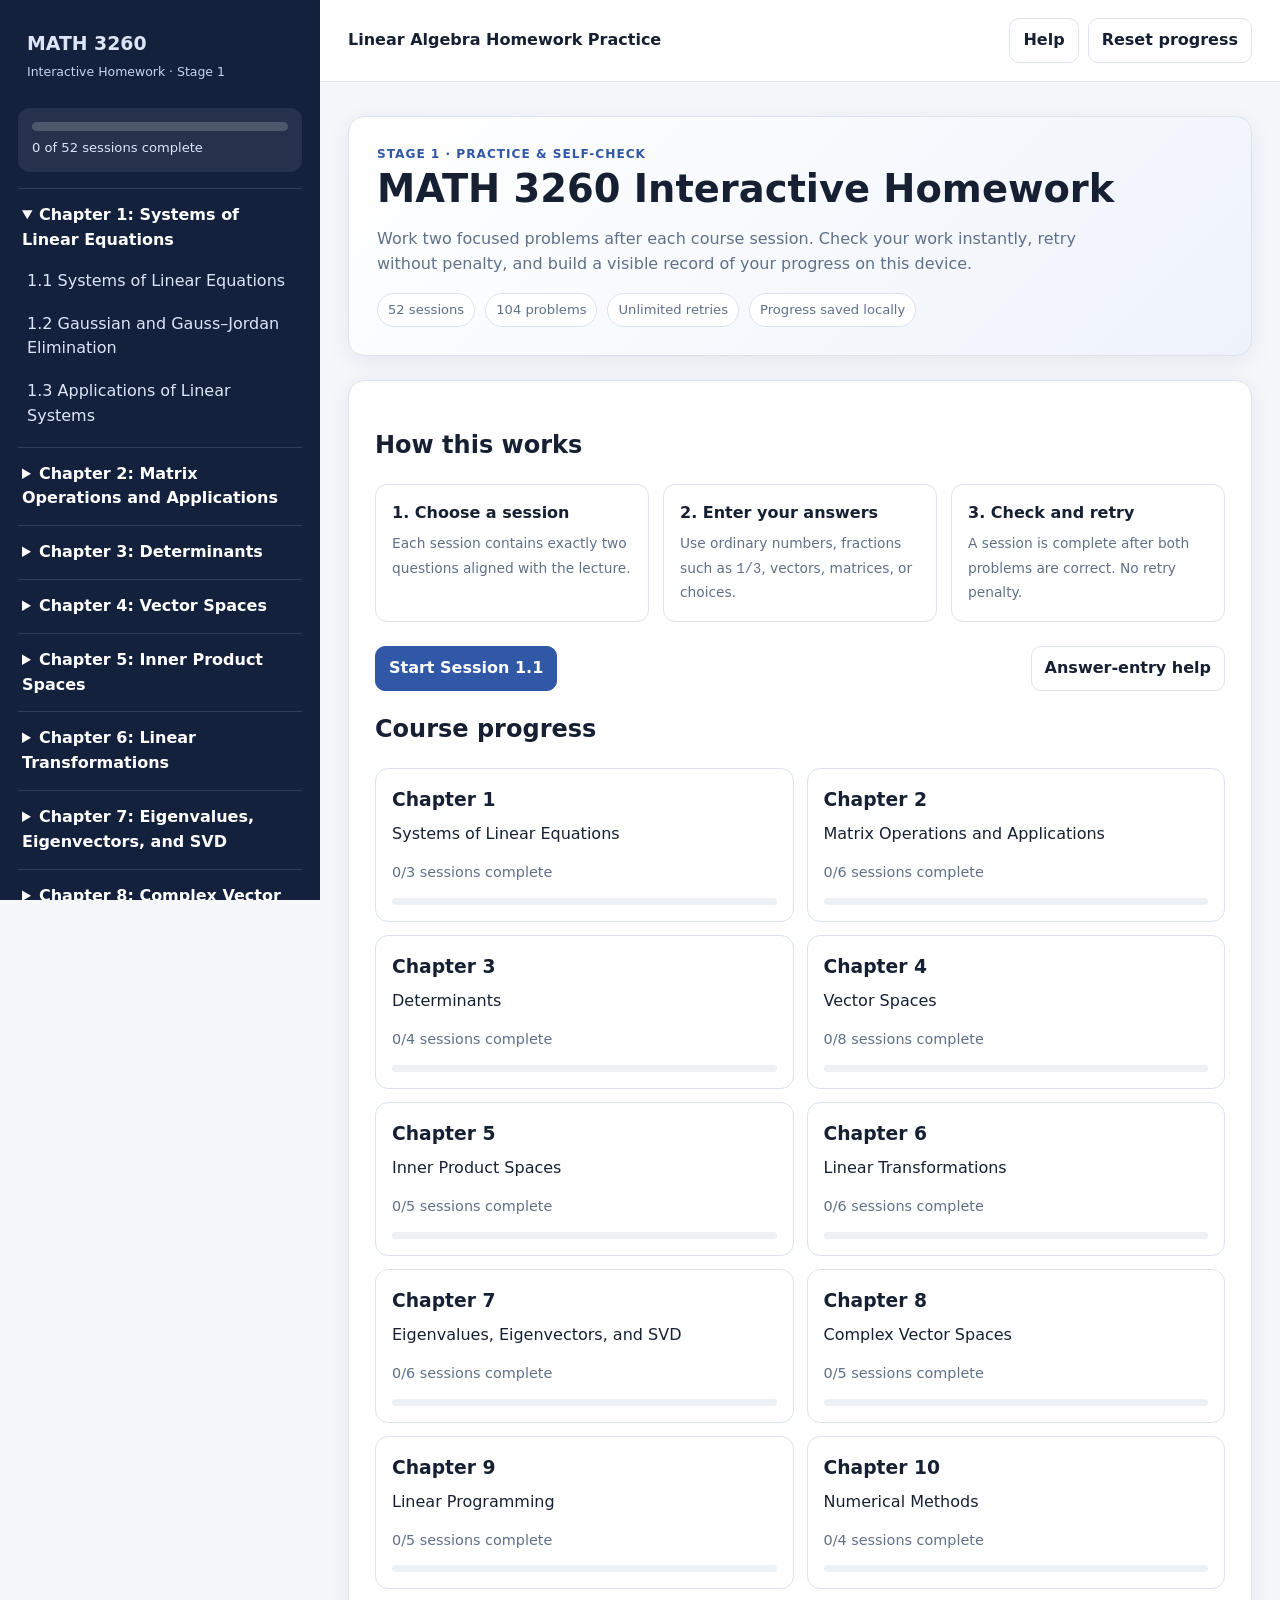
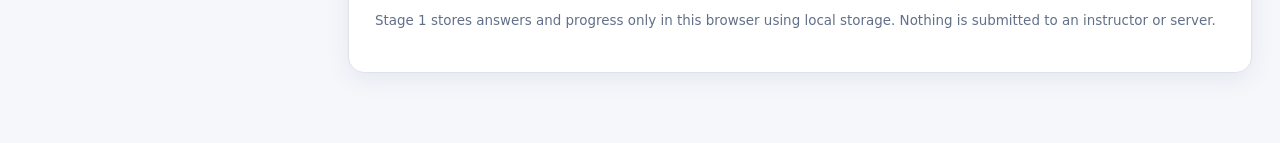
<file: index.html>
<!doctype html>
<html lang="en">
<head>
  <meta charset="utf-8">
  <meta name="viewport" content="width=device-width,initial-scale=1">
  <meta name="description" content="MATH 3260 Linear Algebra interactive homework practice with instant grading.">
  <title>MATH 3260 Interactive Homework</title>
  <link rel="stylesheet" href="assets/styles.css?v=20260915-renderfix">
  <script>
    window.MathJax = {
      tex: {
        inlineMath: [["$", "$"], ["\\(", "\\)"]],
        displayMath: [["$$", "$$"], ["\\[", "\\]"]],
        processEscapes: true
      },
      svg: { fontCache: "local" },
      options: { skipHtmlTags: ["script", "noscript", "style", "textarea", "pre", "code"] }
    };
  </script>
  <!-- MathJax is bundled locally so mathematical notation does not depend on a CDN. -->
  <script src="assets/vendor/mathjax/tex-svg-full.js?v=20260915-renderfix"></script>
</head>
<body>
<div class="app">
  <aside class="sidebar">
    <button id="homeLogo" class="session-link home-logo" aria-label="Course home">
      <span class="brand">MATH 3260<small>Interactive Homework · Stage 1</small></span>
    </button>
    <div class="sidebar-progress">
      <div class="progress-track"><div id="sideProgress" class="progress-fill"></div></div>
      <div id="sideProgressLabel" class="progress-label"></div>
    </div>
    <nav id="chapterNav" class="chapter-nav" aria-label="Course sessions"></nav>
  </aside>

  <main class="main">
    <header class="topbar">
      <div class="topbar-title">Linear Algebra Homework Practice</div>
      <select id="mobileSelect" class="btn mobile-select" aria-label="Jump to session"></select>
      <div class="top-actions">
        <button id="helpBtn" class="btn">Help</button>
        <button id="resetBtn" class="btn">Reset progress</button>
      </div>
    </header>

    <div class="content">
      <div id="mathStatus" class="math-status" role="alert" hidden></div>
      <div id="globalHelp" class="help-panel">
        <strong>Answer-entry help</strong>
        <p>Numbers may be entered as decimals or fractions (for example <code>1/3</code>). Expressions such as <code>pi/4</code> and <code>sqrt(2)</code> are accepted. Complex numbers may be entered as <code>3-2i</code>. For vectors and matrices, enter one component per box.</p>
        <p><strong>Stage 1 note:</strong> this is a browser-only practice system. It does not send grades to the instructor.</p>
      </div>
      <div id="content"></div>
    </div>
  </main>
</div>

<script src="assets/questions.js?v=20260915-renderfix"></script>
<script src="assets/grader.js?v=20260915-renderfix"></script>
<script src="assets/app.js?v=20260915-renderfix"></script>
</body>
</html>
</file>
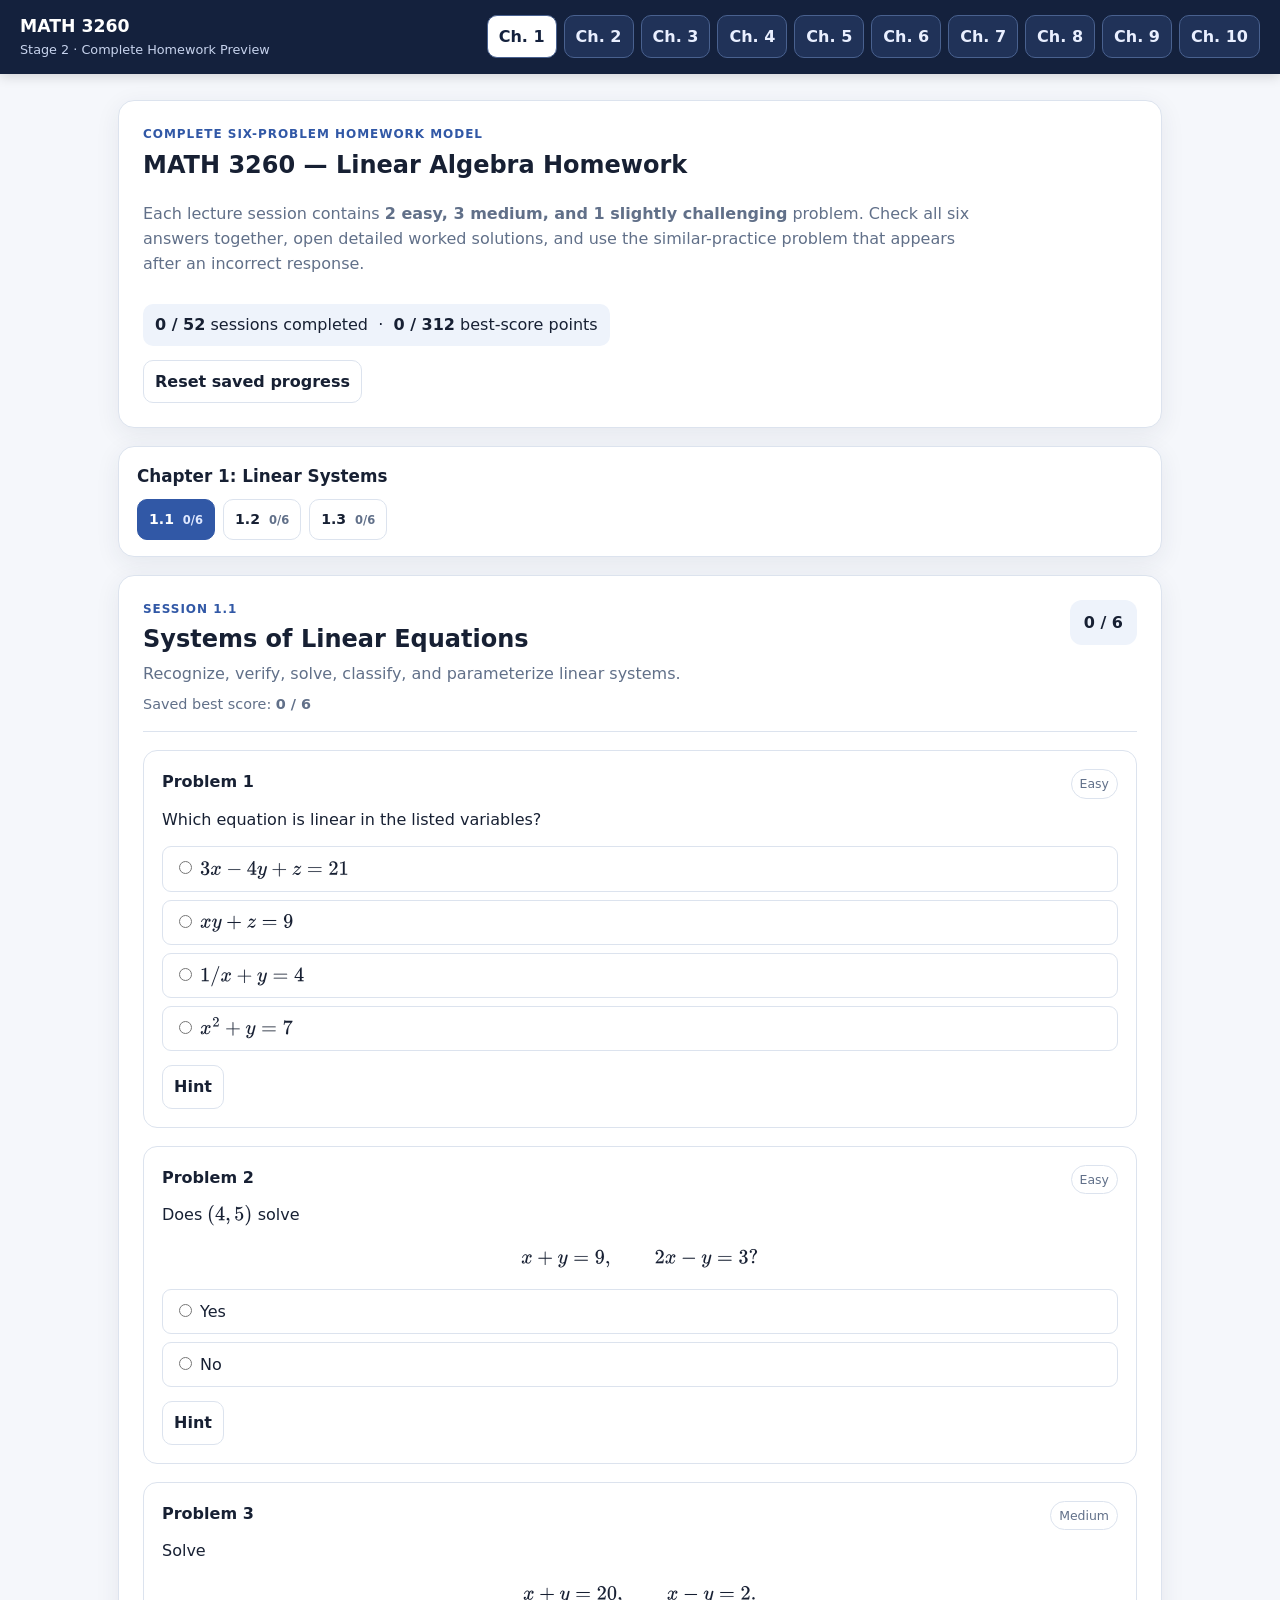
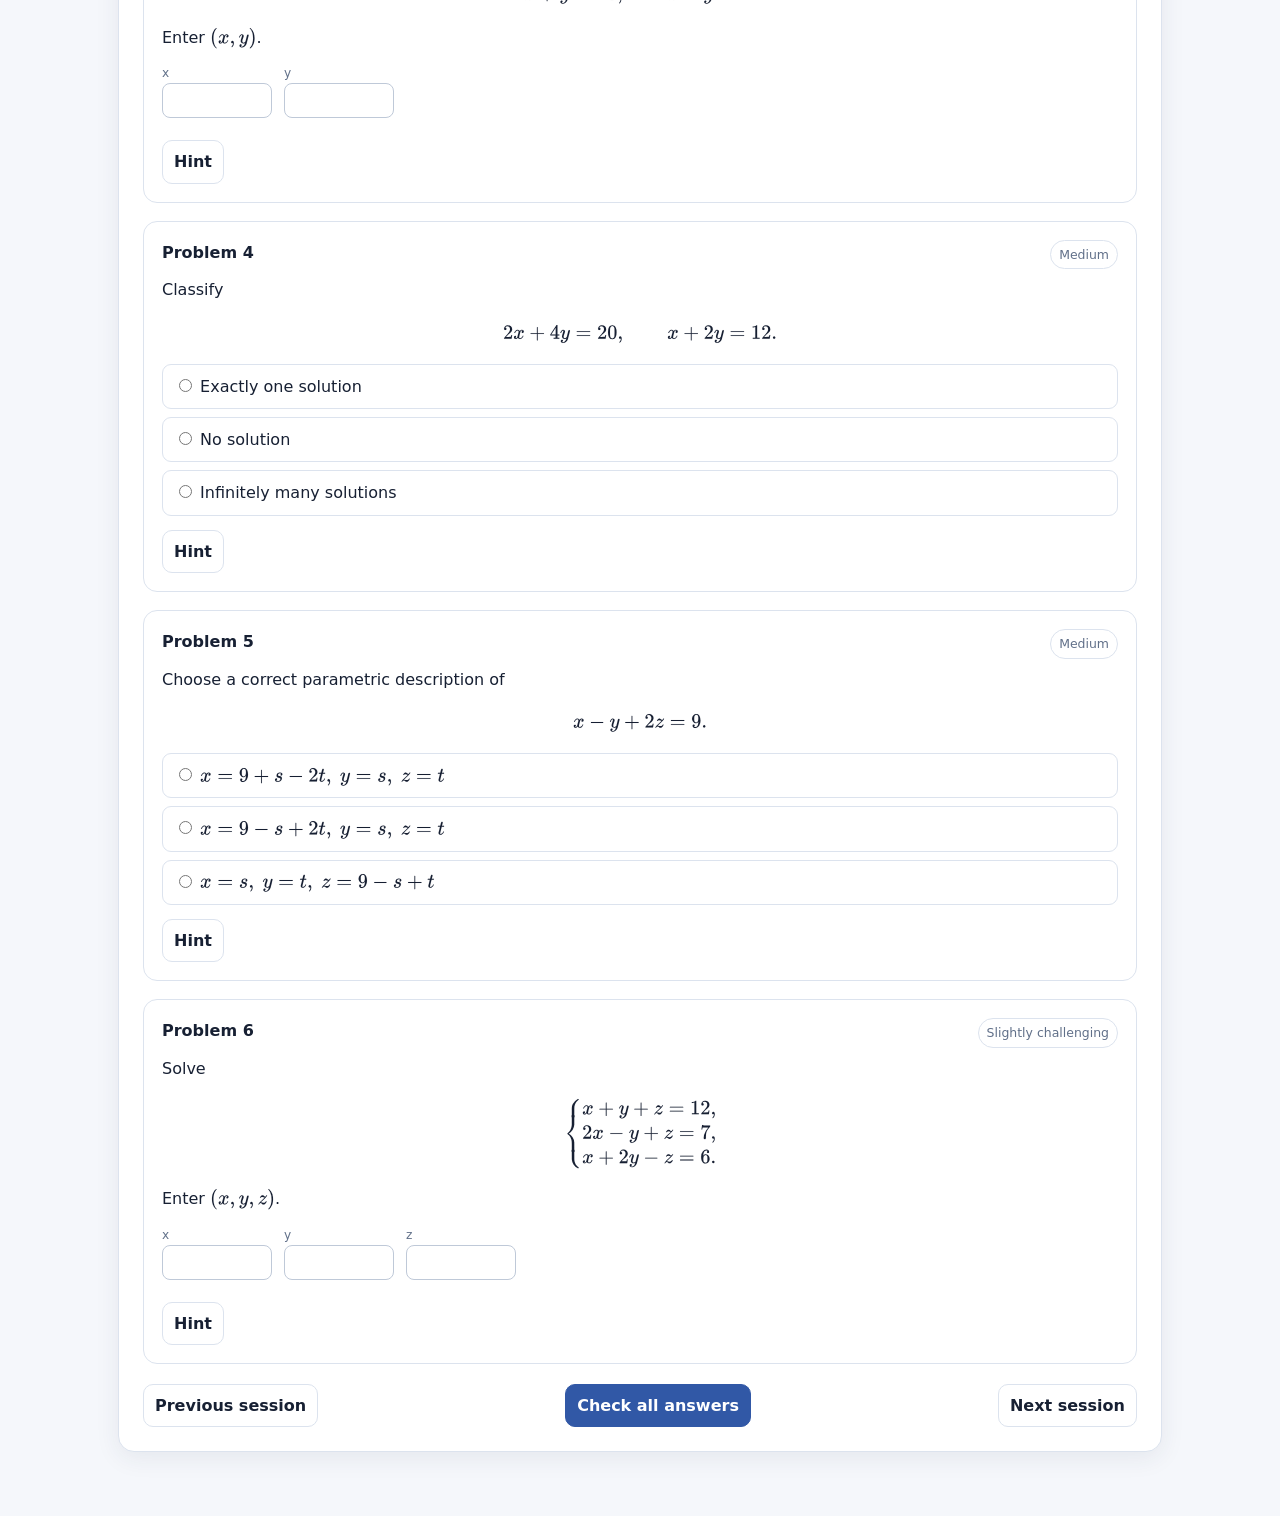
<file: stage2.html>
<!doctype html>
<html lang="en">
<head>
<meta charset="utf-8">
<meta name="viewport" content="width=device-width,initial-scale=1">
<title>MATH 3260 Stage 2 Homework</title>
<link rel="stylesheet" href="assets/stage2.css?v=20260916-full">
<script>
window.MathJax={
  tex:{inlineMath:[["$","$"],["\\(","\\)"]],displayMath:[["$$","$$"],["\\[","\\]"]],processEscapes:true},
  svg:{fontCache:"local"}
};
</script>
<script src="assets/vendor/mathjax/tex-svg-full.js"></script>
</head>
<body>
<header>
  <div class="brand"><strong>MATH 3260</strong><span>Stage 2 · Complete Homework Preview</span></div>
  <nav id="chapterNav" aria-label="Chapter navigation"></nav>
</header>
<main>
  <section class="hero">
    <div class="eyebrow">Complete six-problem homework model</div>
    <h1>MATH 3260 — Linear Algebra Homework</h1>
    <p>Each lecture session contains <strong>2 easy, 3 medium, and 1 slightly challenging</strong> problem. Check all six answers together, open detailed worked solutions, and use the similar-practice problem that appears after an incorrect response.</p>
    <div class="course-stats" id="courseStats"></div>
    <div class="hero-actions"><button class="btn" id="resetProgress">Reset saved progress</button></div>
  </section>
  <section class="chapter-panel">
    <h2 id="chapterHeading"></h2>
    <nav id="sessionNav" aria-label="Session navigation"></nav>
  </section>
  <div id="content"></div>
</main>
<script src="assets/data/chapter01.js?v=20260916-full"></script>
<script src="assets/data/chapter02.js?v=20260916-full"></script>
<script src="assets/data/chapter03.js?v=20260916-full"></script>
<script src="assets/data/chapter04.js?v=20260916-full"></script>
<script src="assets/data/chapter05.js?v=20260916-full"></script>
<script src="assets/data/chapter06.js?v=20260916-full"></script>
<script src="assets/data/chapter07.js?v=20260916-full"></script>
<script src="assets/data/chapter08.js?v=20260916-full"></script>
<script src="assets/data/chapter09.js?v=20260916-full"></script>
<script src="assets/data/chapter10.js?v=20260916-full"></script>
<script src="assets/stage2_grader.js?v=20260916-full"></script>
<script src="assets/stage2_app.js?v=20260916-full"></script>
</body>
</html>
</file>
<file: assets/styles.css>
:root{
  --bg:#f5f7fb; --panel:#ffffff; --ink:#172033; --muted:#617089; --line:#dce3ee;
  --accent:#3158a6; --accent2:#23427f; --ok:#1f7a4d; --bad:#a13a32; --soft:#eef3fb;
  --radius:16px; --shadow:0 6px 24px rgba(32,45,75,.08);
}
*{box-sizing:border-box} html{scroll-behavior:smooth} body{margin:0;font-family:Inter,ui-sans-serif,system-ui,-apple-system,BlinkMacSystemFont,"Segoe UI",sans-serif;background:var(--bg);color:var(--ink);line-height:1.55}
button,input{font:inherit} button{cursor:pointer}.app{min-height:100vh;display:grid;grid-template-columns:320px 1fr}.sidebar{background:#14213d;color:#fff;padding:22px 18px;position:sticky;top:0;height:100vh;overflow:auto}.brand{font-size:1.18rem;font-weight:800;line-height:1.2}.brand small{display:block;font-size:.78rem;font-weight:500;color:#c7d3ed;margin-top:7px}.sidebar-progress{margin:20px 0 16px;background:rgba(255,255,255,.08);padding:14px;border-radius:12px}.progress-track{height:9px;background:rgba(255,255,255,.18);border-radius:99px;overflow:hidden}.progress-fill{height:100%;background:#93b4ff;width:0}.progress-label{font-size:.82rem;color:#dce5f8;margin-top:7px}.chapter-nav details{border-top:1px solid rgba(255,255,255,.12);padding:8px 0}.chapter-nav summary{font-weight:700;cursor:pointer;padding:6px 4px}.session-link{display:block;width:100%;text-align:left;border:0;background:transparent;color:#dce5f8;padding:8px 9px;border-radius:9px;margin:2px 0}.session-link:hover,.session-link.active{background:rgba(255,255,255,.12);color:#fff}.session-link.done::after{content:"✓";float:right;color:#9be0b8;font-weight:800}.main{min-width:0}.topbar{display:flex;align-items:center;justify-content:space-between;padding:18px 28px;background:rgba(255,255,255,.92);border-bottom:1px solid var(--line);position:sticky;top:0;z-index:5;backdrop-filter:blur(8px)}.topbar-title{font-weight:750}.top-actions{display:flex;gap:9px;align-items:center}.btn{border:1px solid var(--line);background:#fff;padding:9px 13px;border-radius:10px;color:var(--ink);font-weight:650}.btn:hover{border-color:#aebbd0}.btn.primary{background:var(--accent);color:#fff;border-color:var(--accent)}.btn.primary:hover{background:var(--accent2)}.btn.ghost{background:transparent}.content{max-width:980px;margin:0 auto;padding:34px 28px 70px}.hero{background:linear-gradient(135deg,#ffffff,#eef3fb);border:1px solid var(--line);box-shadow:var(--shadow);border-radius:var(--radius);padding:28px;margin-bottom:24px}.eyebrow{text-transform:uppercase;letter-spacing:.08em;color:var(--accent);font-size:.76rem;font-weight:800}.hero h1{margin:.2rem 0 .4rem;font-size:clamp(1.7rem,3vw,2.5rem);line-height:1.15}.hero p{color:var(--muted);max-width:760px}.status-row{display:flex;gap:10px;flex-wrap:wrap;margin-top:15px}.chip{background:#fff;border:1px solid var(--line);border-radius:999px;padding:6px 10px;font-size:.82rem;color:var(--muted)}.session-card{background:var(--panel);border:1px solid var(--line);border-radius:var(--radius);box-shadow:var(--shadow);padding:26px}.session-head{display:flex;justify-content:space-between;gap:18px;align-items:start;border-bottom:1px solid var(--line);padding-bottom:18px;margin-bottom:20px}.session-head h2{margin:.15rem 0 .35rem;font-size:1.55rem}.session-head p{margin:0;color:var(--muted)}.score-badge{min-width:96px;text-align:center;border:1px solid var(--line);border-radius:12px;padding:10px;background:var(--soft)}.score-badge strong{display:block;font-size:1.45rem}.problem{border:1px solid var(--line);border-radius:14px;padding:20px;margin:18px 0;background:#fff}.problem.correct{border-color:#8bc9aa;background:#fbfffd}.problem.incorrect{border-color:#e1a39e;background:#fffdfd}.problem-title{font-weight:800;margin-bottom:8px}.prompt{font-size:1.02rem}.answer-area{margin-top:16px}.field-label{font-size:.82rem;color:var(--muted);display:block;margin-bottom:5px}.text-input{width:100%;max-width:360px;border:1px solid #bfc9d8;border-radius:9px;padding:10px 11px;background:#fff}.text-input:focus{outline:3px solid rgba(49,88,166,.14);border-color:var(--accent)}.vector-grid{display:flex;gap:8px;flex-wrap:wrap}.vector-field{width:105px}.matrix-wrap{overflow:auto;display:inline-block;max-width:100%}.matrix-grid{display:grid;gap:6px;align-items:center}.matrix-grid .text-input{width:92px}.choice-list{display:grid;gap:8px}.choice{display:flex;align-items:flex-start;gap:9px;border:1px solid var(--line);border-radius:10px;padding:10px 12px;cursor:pointer}.choice:hover{background:var(--soft)}.choice input{margin-top:4px}.feedback{display:none;margin-top:13px;padding:10px 12px;border-radius:10px;font-weight:650}.feedback.show{display:block}.feedback.ok{background:#e9f7ef;color:var(--ok)}.feedback.no{background:#fff0ef;color:var(--bad)}.hint{margin-top:10px;color:var(--muted);font-size:.9rem}.solution{display:none;margin-top:10px;padding:12px;border-left:4px solid var(--accent);background:var(--soft);border-radius:8px}.solution.show{display:block}.problem-actions{display:flex;gap:8px;margin-top:12px}.session-actions{display:flex;justify-content:space-between;gap:12px;align-items:center;margin-top:24px;flex-wrap:wrap}.session-actions .right{display:flex;gap:8px}.privacy-note{margin-top:22px;font-size:.84rem;color:var(--muted)}.welcome-grid{display:grid;grid-template-columns:repeat(3,1fr);gap:14px;margin:18px 0}.welcome-box{border:1px solid var(--line);border-radius:12px;padding:16px;background:#fff}.welcome-box strong{display:block;margin-bottom:5px}.chapter-cards{display:grid;grid-template-columns:repeat(2,1fr);gap:13px}.chapter-card{border:1px solid var(--line);border-radius:13px;background:#fff;padding:16px}.chapter-card h3{margin:0 0 8px}.chapter-card p{color:var(--muted);font-size:.9rem}.mini-progress{height:7px;background:#edf0f5;border-radius:99px;overflow:hidden;margin-top:8px}.mini-progress>div{height:100%;background:var(--accent)}.help-panel{display:none;background:#fff;border:1px solid var(--line);border-radius:12px;padding:16px;margin-bottom:18px}.help-panel.show{display:block}.help-panel code{background:#edf1f7;padding:2px 5px;border-radius:5px}.mobile-select{display:none}.small{font-size:.86rem;color:var(--muted)}
@media(max-width:900px){.app{grid-template-columns:1fr}.sidebar{display:none}.content{padding:24px 16px 60px}.topbar{padding:12px 16px}.mobile-select{display:block;max-width:190px}.welcome-grid,.chapter-cards{grid-template-columns:1fr}.session-head{flex-direction:column}.score-badge{align-self:flex-start}}
@media(max-width:520px){.topbar-title{display:none}.top-actions{width:100%;justify-content:space-between}.matrix-grid .text-input{width:74px}.vector-field{width:90px}.session-card,.hero{padding:18px}}

/* Rendering repair: keep authored mathematics readable on narrow screens. */
.math-status{margin:0 0 18px;padding:12px 14px;border:1px solid #e1a39e;border-radius:10px;background:#fff0ef;color:var(--bad);font-weight:650}
.math-status[hidden]{display:none}
.math-authored{min-width:0}
mjx-container{max-width:100%}
mjx-container[display="true"]{overflow-x:auto;overflow-y:hidden;padding-bottom:3px}
.prompt,.hint,.solution,.choice span,.field-label{min-width:0}

/* Matrix answers should read visually as one matrix, not unrelated text boxes. */
.matrix-wrap{position:relative;overflow-x:auto;overflow-y:hidden;display:inline-block;max-width:100%;padding:5px 15px}
.matrix-wrap::before,.matrix-wrap::after{content:"";position:absolute;top:1px;bottom:1px;width:9px;pointer-events:none}
.matrix-wrap::before{left:3px;border-left:2px solid #56657a;border-top:2px solid #56657a;border-bottom:2px solid #56657a}
.matrix-wrap::after{right:3px;border-right:2px solid #56657a;border-top:2px solid #56657a;border-bottom:2px solid #56657a}

@media(max-width:520px){
  .session-actions .right{flex-wrap:wrap}
  .matrix-wrap{max-width:100%;padding-left:13px;padding-right:13px}
  .matrix-grid{gap:5px}
}
</file>
<file: assets/stage2.css>
:root{--ink:#172033;--muted:#617089;--line:#dce3ee;--panel:#fff;--bg:#f5f7fb;--accent:#3158a6;--accent2:#243f78;--ok:#1f7a4d;--bad:#a13a32;--soft:#eef3fb;--warm:#fffaf0}
*{box-sizing:border-box}
html{scroll-behavior:smooth}
body{margin:0;background:var(--bg);color:var(--ink);font-family:Inter,system-ui,-apple-system,"Segoe UI",sans-serif;line-height:1.58}
header{position:sticky;top:0;z-index:10;background:#14213d;color:#fff;padding:13px 20px;display:flex;justify-content:space-between;gap:18px;align-items:center;box-shadow:0 2px 12px rgba(0,0,0,.16)}
.brand strong{font-size:1.08rem}.brand span{display:block;color:#c7d3ed;font-size:.8rem}
#chapterNav{display:flex;gap:7px;flex-wrap:wrap;justify-content:flex-end}
button{font:inherit}.chapter-btn,.session-btn,.btn{border:1px solid var(--line);border-radius:10px;background:#fff;padding:8px 11px;font-weight:700;cursor:pointer;color:var(--ink)}
.chapter-btn{border-color:#49618f;background:#203258;color:#e9efff}.chapter-btn.active{background:#fff;color:#14213d}
.btn.primary{background:var(--accent);color:#fff;border-color:var(--accent)}.btn:hover,.session-btn:hover{filter:brightness(.98)}
main{max-width:1080px;margin:auto;padding:26px 18px 64px}
.hero,.session,.chapter-panel{background:var(--panel);border:1px solid var(--line);border-radius:16px;box-shadow:0 6px 24px rgba(32,45,75,.08)}
.hero{padding:24px;margin-bottom:18px}.hero h1{margin:.2rem 0 .45rem}.hero p{color:var(--muted);max-width:850px}.course-stats{margin-top:12px;background:var(--soft);display:inline-block;padding:8px 12px;border-radius:10px}
.hero-actions{display:flex;gap:8px;flex-wrap:wrap;margin-top:14px}
.chapter-panel{padding:16px 18px;margin-bottom:18px}.chapter-panel h2{font-size:1.05rem;margin:0 0 10px}
#sessionNav{display:flex;gap:8px;flex-wrap:wrap}.session-btn{font-size:.88rem}.session-btn span{font-size:.72rem;color:var(--muted);margin-left:4px}.session-btn.active{background:var(--accent);color:#fff;border-color:var(--accent)}.session-btn.active span{color:#dfe8ff}.session-btn.done:not(.active){border-color:#85c4a4;background:#edf8f2}
.eyebrow{text-transform:uppercase;letter-spacing:.08em;color:var(--accent);font-size:.75rem;font-weight:800}
.session{padding:24px}.session-head{display:flex;justify-content:space-between;gap:16px;align-items:flex-start;border-bottom:1px solid var(--line);padding-bottom:16px}.session-head h2{margin:.15rem 0}.focus{color:var(--muted)}.best-line{margin-top:6px;color:var(--muted);font-size:.9rem}
.score{background:var(--soft);border-radius:12px;padding:10px 14px;font-weight:800;white-space:nowrap}
.problem{border:1px solid var(--line);border-radius:14px;padding:18px;margin:18px 0;background:#fff}.problem.correct{border-color:#8bc9aa;box-shadow:0 0 0 1px #d4edde inset}.problem.incorrect{border-color:#e1a39e}
.problem-top{display:flex;justify-content:space-between;gap:12px;margin-bottom:8px}.difficulty{font-size:.78rem;border:1px solid var(--line);border-radius:999px;padding:4px 8px;color:var(--muted);white-space:nowrap}.prompt{overflow-wrap:anywhere}
.answer{margin:14px 0}.vector-input{display:flex;gap:8px;flex-wrap:wrap}.field{display:inline-block;margin-right:4px;margin-bottom:8px}.field label{display:block;font-size:.76rem;color:var(--muted);max-width:150px}
input[type=text]{width:110px;padding:9px 10px;border:1px solid #bfc9d8;border-radius:8px;background:#fff;color:var(--ink)}.field.wide input{width:220px;max-width:100%}
.matrix-wrap{overflow-x:auto;padding:3px 2px}.matrix{display:grid;gap:6px;width:max-content;position:relative;padding:4px 10px}.matrix:before,.matrix:after{content:"";position:absolute;top:0;bottom:0;width:7px;border-top:2px solid #65728a;border-bottom:2px solid #65728a}.matrix:before{left:0;border-left:2px solid #65728a}.matrix:after{right:0;border-right:2px solid #65728a}
.choices{display:grid;gap:8px}.choice{border:1px solid var(--line);border-radius:9px;padding:9px 11px;cursor:pointer}.choice:hover{background:#fafbfe}
.feedback,.solution,.similar,.hintbox{display:none;margin-top:12px;padding:12px;border-radius:10px}.feedback.show,.solution.show,.similar.show,.hintbox.show{display:block}.feedback.ok{background:#e9f7ef;color:var(--ok)}.feedback.no{background:#fff0ef;color:var(--bad)}
.hintbox{background:#f7f9fc;border-left:4px solid #8a9ab6}.solution{background:var(--soft);border-left:4px solid var(--accent)}.similar{background:var(--warm);border:1px solid #ead8ad}.similar>.solution{background:#fffdf7}
.actions{display:flex;gap:8px;flex-wrap:wrap;margin-top:12px}.session-actions{display:flex;justify-content:space-between;gap:8px;flex-wrap:wrap;margin-top:20px}
mjx-container[display="true"]{overflow-x:auto;overflow-y:hidden;max-width:100%;padding:2px 0}
@media(max-width:760px){header{align-items:flex-start;flex-direction:column;position:relative}#chapterNav{justify-content:flex-start}.session-head{flex-direction:column}.hero,.session{padding:17px}.chapter-panel{padding:14px}.matrix input[type=text]{width:88px}.session-actions{justify-content:flex-start}}
@media(max-width:430px){main{padding:16px 10px 48px}.hero,.session{border-radius:12px}.problem{padding:14px}.chapter-btn,.session-btn,.btn{padding:8px 9px}.field.wide input{width:100%}}
</file>
